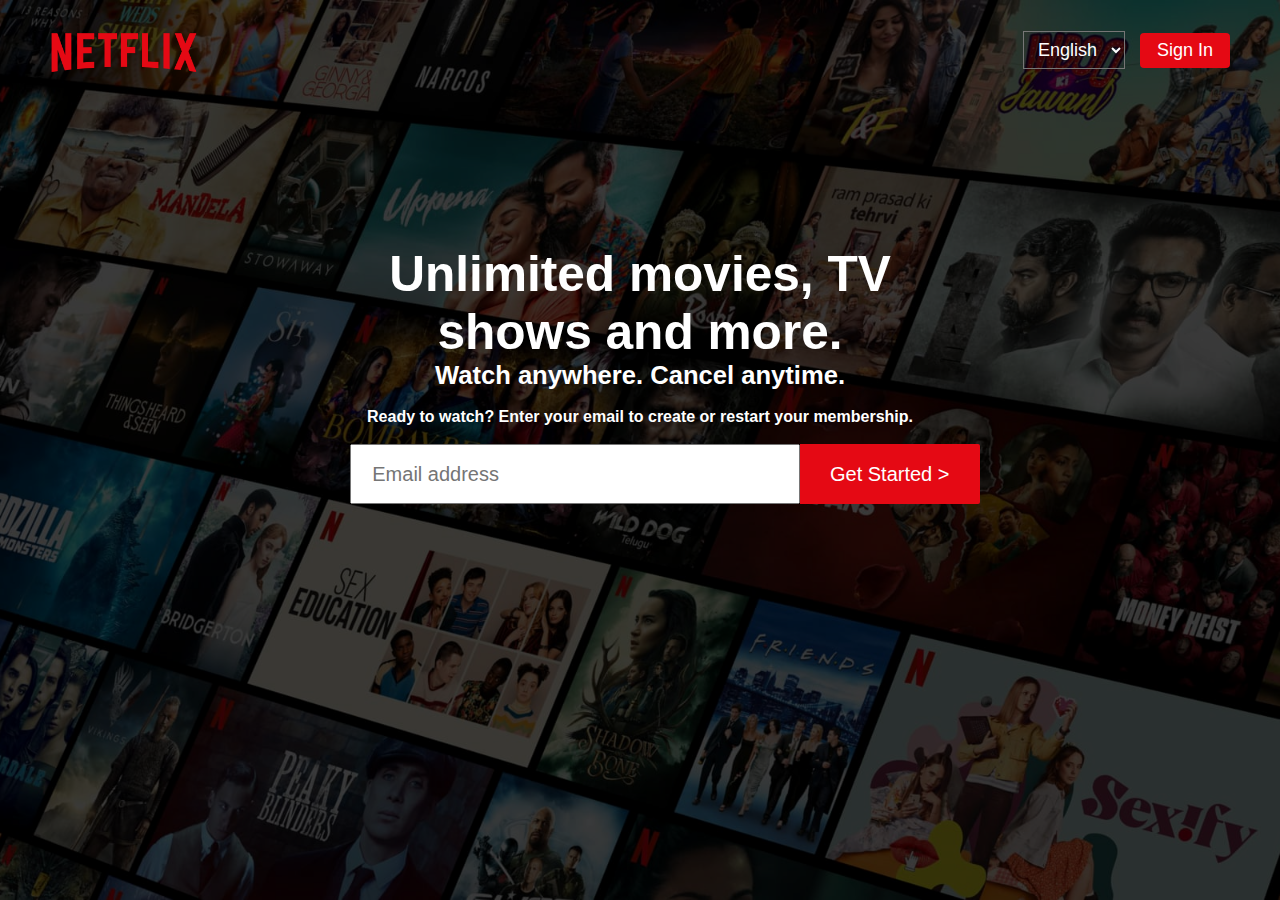
<file: netflix/index.html>
<!DOCTYPE html>
<html lang="en">

<head>
    <meta charset="UTF-8">
    <meta http-equiv="X-UA-Compatible" content="IE=edge">
    <meta name="viewport" content="width=device-width, initial-scale=1.0">
    <link rel="stylesheet" href="style.css">
    <title>Netflix India - Watch TV Shows Online, Watch Movies Online</title>
</head>
<body>
    <div class="container">
        <nav class="navbar">
            <div class="left">
                <img src="images/netflix-logo.png" alt="">
            </div>
            <div class="right">
                <select name="language" class="language">
                    <option value="English">English</option>
                    <option value="Hindi">Hindi</option>
                </select>
                <button><a href="#">Sign In</a></button>
            </div>
        </nav>

        <div class="title">
            <div class="content">
                <h1>Unlimited movies, TV shows and more.</h1>
                <h2>Watch anywhere. Cancel anytime.</h2>
                <form action="#">
                    <h3>Ready to watch? Enter your email to create or restart your membership.</h3>
                    <div class="email">
                        <input type="email" name="email" placeholder="Email address">
                        <button><a href="#">Get Started  ></a></button>
                    </div>
                </form>
            </div>
        </div>
    </div>
</body>
</html>
</file>
<file: netflix/style.css>
*{
    padding: 0;
    margin: 0;
    box-sizing: border-box;
}
body{
    width: 100%;
    height: 100%;
    color: white;
    background: black;
    font-family: 'Helvetica Neue',Helvetica,Arial,sans-serif;
}
.container::before{
    content: "";
    background: url(images/netflix-bg.jpg) no-repeat center center/cover;
    position: absolute;
    height: 100%;
    width: 100%;
    opacity: 0.3;
    z-index: -1;
}
.container .navbar{
    height: 100px;
    display: flex;
}
.container .navbar .left{
    height: 100%;
    display: flex;
    float: left;
}
.container .navbar .left img{
    height: 100px;
    position: absolute;
    left: 35px;
}
.container .navbar .right{
    display: flex;
    height: 100px;
    float: right;
    position: absolute;
    right: 50px;
}
.container .navbar .right .language{
    margin: auto;
    align-items: center;
    justify-content: center;
    font-size: 18px;
    padding: 7px 10px;
    color: white;
    background: none;
    cursor: pointer;
    margin-right: 15px;
}
.container .navbar .right .language option{
    background-color: grey;
}
.container .navbar .right button{
    margin: auto;
    align-items: center;
    justify-content: center;
    font-size: 18px;
    font-weight: 400;
    padding: 7px 17px;
    background: #e50914;
    cursor: pointer;
    outline: none;
    border-radius: 4px;
    border: none;
}
.container .navbar .right button a{
    text-decoration: none;
    color: white;
}
.container .title{
    padding: 70px 45px;
}
.container .title .content{
    width: 950px;
    margin: auto;
    padding: 75px 0;
    text-align: center;
}
.container .title .content h1{
    width: 650px;
    margin: auto;
    font-size: 3.1rem;
    text-align: center;
}
.container .title .content h2{
    width: 650px;
    margin: auto;
    font-size: 1.6rem;
    text-align: center;
}
.container .title .content form h3{
    font-size: 1rem;
    margin: 18px 0;
    text-align: center;
}
.container .title .content form .email{
    width: 1000px;
    margin: auto;
}
.container .title .content form .email input{
    height: 60px;
    width: 450px;
    margin: auto;
    padding: 20px;
    font-size: 20px;
    outline: none;
}
.container .title .content form .email button{
    margin: auto;
    height: 60px;
    width: 180px;
    align-items: center;
    justify-content: center;
    font-size: 20px;
    padding: 7px 17px;
    background: #e50914;
    cursor: pointer;
    outline: none;
    border-top-right-radius: 2px;
    border-bottom-right-radius: 2px;
    border: none;
    margin-left: -5px;
}
.container .title .content form .email button:hover{
    background-color: #f40612;
}
.container .title .content form .email button a{
    text-decoration: none;
    color: white;
}
</file>
